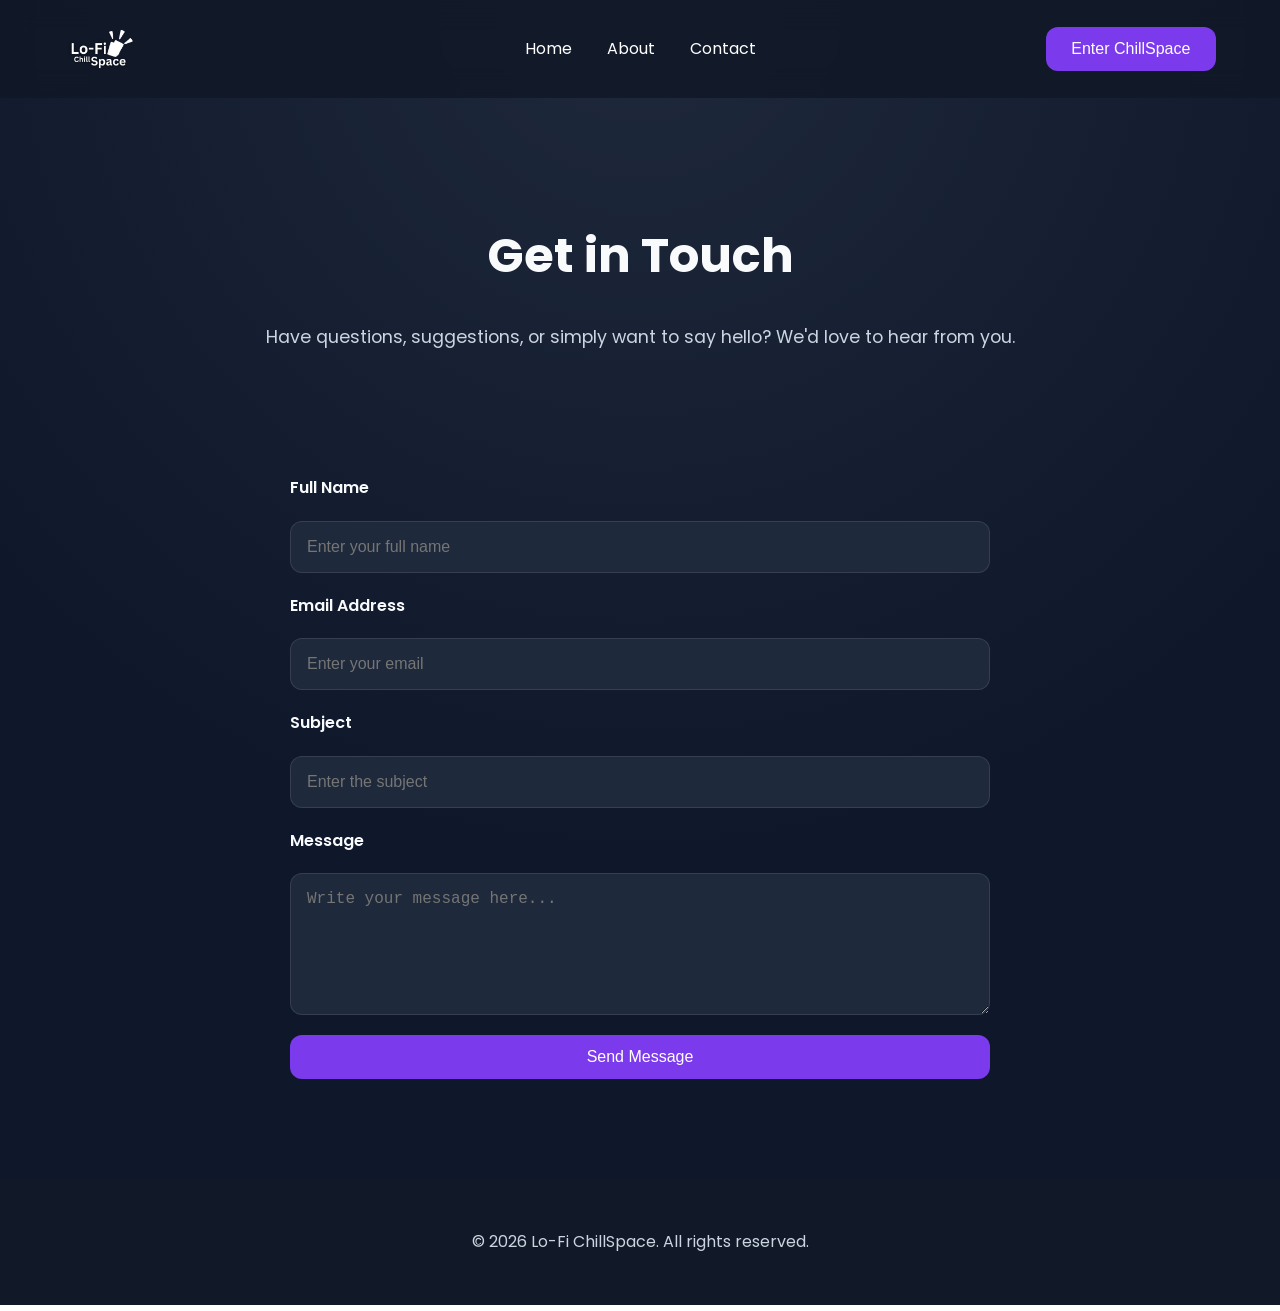
<file: contact.html>
<!DOCTYPE html>
<html lang="en">

<head>
    <meta charset="UTF-8">
    <meta name="viewport" content="width=device-width, initial-scale=1.0">
    <title>Lo-Fi ChillSpace</title>
    <meta name="description" content="A cozy digital space to study, relax, and enjoy peaceful moments.">
    <link rel="stylesheet" href="css/style.css">
    <link rel="icon" href="images/favicon.ico">
</head>

<body>

    <header>
        <nav>
            <a href="index.html" class="logo">
                <img src="image/logo/logo.png" alt="Lo-Fi ChillSpace">
            </a>
            <ul>
                <li><a href="index.html">Home</a></li>
                <li><a href="about.html">About</a></li>
                <li><a href="contact.html">Contact</a></li>
            </ul>
            <a href="room.html">
                <button>Enter ChillSpace</button>
            </a>
        </nav>
    </header>

    <main>

        <section id="contact-hero">
            <h2>Get in Touch</h2>
            <p>
                Have questions, suggestions, or simply want to say hello?
                We'd love to hear from you.
            </p>
        </section>

        <section id="contact-form">
            <form action="https://formsubmit.co/ashtartarin107@gmail.com" method="POST"> <!--Form Purposes-->

                <input type="hidden" name="_captcha" value="false">

                <input type="hidden" name="_subject" value="Lo-Fi ChillSpace Contact">

                <input type="hidden" name="_next" value="https://github.com/Satsuki-9/lofi-chillspace">

                <label for="name">Full Name</label>
                <input type="text" id="name" name="name" placeholder="Enter your full name">

                <label for="email">Email Address</label>
                <input type="email" id="email" name="email" placeholder="Enter your email">

                <label for="subject">Subject</label>
                <input type="text" id="subject" name="subject" placeholder="Enter the subject">

                <label for="message">Message</label>
                <textarea id="message" name="message" rows="6" placeholder="Write your message here..."></textarea>

                <button type="submit">Send Message</button>

            </form>

        </section>

    </main>

    <footer>
        <p>&copy; 2026 Lo-Fi ChillSpace. All rights reserved.</p>
    </footer>
</body>

</html>
</file>
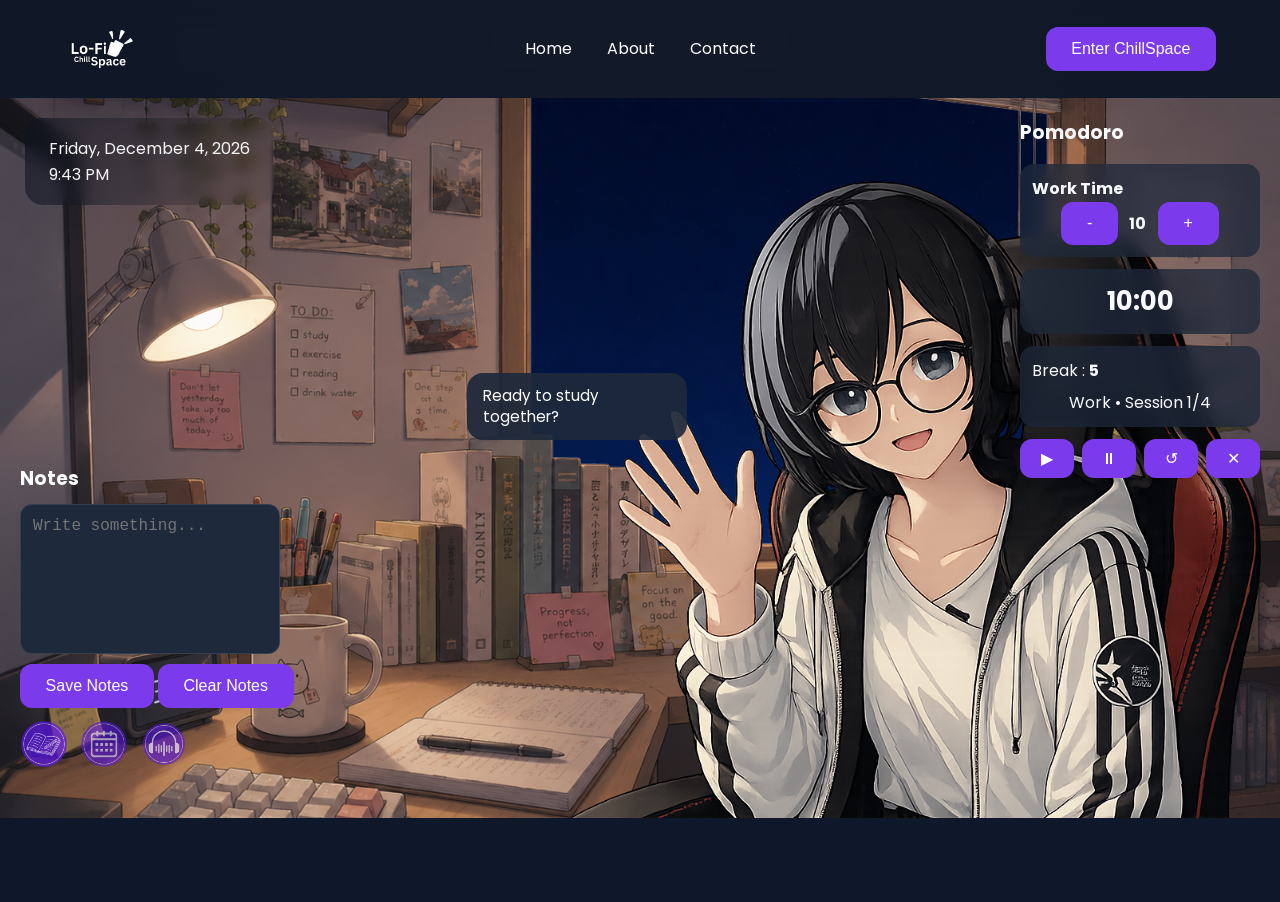
<file: room.html>
<!DOCTYPE html>
<html lang="en">

<head>
    <meta charset="UTF-8">
    <meta name="viewport" content="width=device-width, initial-scale=1.0">
    <title>Lo-Fi ChillSpace | Room</title>
    <meta name="description"
        content="A cozy digital room for studying, relaxing, and spending time with your companion.">
    <link rel="stylesheet" href="css/style.css">
    <link rel="icon" href="images/favicon.ico">
    <link rel="stylesheet" href="css/satsuki.css">

</head>

<body>

    <header>
        <nav>
            <a href="index.html" class="logo">
                <img src="image/logo/logo.png" alt="Lo-Fi ChillSpace">
            </a>

            <ul>
                <li><a href="index.html">Home</a></li>
                <li><a href="about.html">About</a></li>
                <li><a href="contact.html">Contact</a></li>
            </ul>

            <a href="room.html">
                <button>Enter ChillSpace</button>
            </a>

        </nav>
    </header>

    <main>
        <section id="study-room">

            <div class="room-scene">

                <!--background-->
                <div class="room-sky">
                    <img src="image/background/window-day.png" alt="Outside scenery">
                </div>

                <!--mainroom-->
                <div class="room-background">
                    <img src="image/room/room.png" alt="Lo-Fi ChillSpace Room">
                </div>

                <!--Companion here-->
                <div class="room-companion">
                    <div id="satsuki-dialogue">
                        Hello! Let's do some tasks! ✨
                    </div>

                    <img id="satsuki-sprite" src="image/character/greeting.png" alt="Satsuki">
                </div>

                <!-- CLOCK -->
                <div class="clock-widget">

                    <p id="live-date"></p>
                    <p id="live-time"></p>

                </div>

                <!-- POMODORO -->
                <div class="pomodoro-widget">
                    <h3>Pomodoro</h3>

                    <!--WORK TIME-->
                    <div class="pomodoro-card">
                        <strong>Work Time</strong>
                        <div class="work-display">
                            <button id="work-minus">-</button>
                            <span id="work-minutes">10</span>
                            <button id="work-plus">+</button>
                        </div>
                    </div>

                    <!-- TIMER -->
                    <div class="pomodoro-card">
                        <div id="timer-display">
                            10:00
                        </div>
                    </div>

                    <!-- BREAK + SESSION -->
                    <div class="pomodoro-card">
                        <p>
                            Break :
                            <span id="break-minutes">5</span>
                        </p>

                        <p id="session-display">
                            Work • Session 1/4
                        </p>
                    </div>

                    <!-- CONTROLS -->
                    <div class="timer-buttons">
                        <button id="start-btn">
                            ▶
                        </button>

                        <button id="pause-btn">
                            ⏸
                        </button>

                        <button id="reset-btn">
                            ↺
                        </button>

                        <button id="cancel-btn">
                            ✕
                        </button>

                    </div>

                </div>

                <!-- LEFT PANEL -->
                <div id="left-panel">

                    <!-- NOTES -->

                    <div class="notes-widget panel" id="notes-panel">

                        <h3>Notes</h3>

                        <textarea id="notes-box" placeholder="Write something..."></textarea>

                        <div class="notes-buttons">

                            <button id="save-notes">
                                Save Notes
                            </button>

                            <button id="clear-notes">
                                Clear Notes
                            </button>

                        </div>

                    </div>

                    <!-- CALENDAR -->
                    <div class="calendar-widget panel hidden" id="calendar-panel">
                        <h3>Calendar</h3>
                        <div id="calendar-month">
                            July 2026
                        </div>
                        <div id="calendar-grid">
                        </div>
                    </div>

                    <!-- MUSIC -->
                    <div class="music-widget panel hidden" id="music-panel">
                        <p id="song-title">No Song Loaded</p>
                        <div class="music-controls">
                            <button id="prev-song">⏮</button>
                            <button id="play-song">▶</button>
                            <button id="next-song">⏭</button>
                        </div>
                    </div>

                </div>

                <!-- SHORTCUT BAR -->

                <div class="shortcut-bar">

                    <img id="notes-toggle" src="image/ui/notes-frame.png" alt="Notes">

                    <img id="calendar-toggle" src="image/ui/calendar-frame.png" alt="Calendar">

                    <img id="music-toggle" src="image/ui/music-frame.png" alt="Music">

                </div>

            </div>

        </section>

        <script src="js/room.js"></script>
        <script src="js/satsuki.js"></script>
        <script src="js/notes.js"></script>
        <script src="js/calendar.js"></script>
        <script src="js/music.js"></script>
</body>

</html>
</file>
<file: css/style.css>
@import url('https://fonts.googleapis.com/css2?family=Poppins:wght@300;400;500;600;700&display=swap');

*{
    margin:0;
    padding:0;
    box-sizing:border-box;
}

html{
    scroll-behavior:smooth;
}

body{
    font-family:'Poppins',sans-serif;
    background:
    radial-gradient(circle at top,#1E293B 0%,#0F172A 60%);
    color:#F8FAFC;
    line-height:1.6;
}

body.about-page{
    position:relative;
    background:#0f172a;
    overflow-x:hidden;

}

body.about-page::before{
    content:"";
    position:fixed;
    inset:0;
    background:
        linear-gradient(
            rgba(15,23,42,.78),
            rgba(15,23,42,.78)
        ),
        url("image/images/preview.png")
        center center/cover
        no-repeat;
    filter:blur(12px)
           brightness(.55);
    transform:scale(1.08);
    z-index:-2;
}

body.about-page::after{
    content:"";
    position:fixed;
    inset:0;
    background:
        rgba(15,23,42,.35);
    z-index:-1;
}

body.about-page::before{
    content:"";
    position:fixed;
    inset:0;
    background:
        linear-gradient(
            rgba(15,23,42,.78),
            rgba(15,23,42,.78)
        ),
        url("../image/background/preview.png") center/cover no-repeat;
    filter: blur(12px) brightness(.55);
    transform: scale(1.08);
    z-index:-2;
    pointer-events:none;
}

#about-hero,
#our-story,
#our-mission,
#future-features{
    background:rgba(15,23,42,.35);
    backdrop-filter:blur(10px);
    border-radius:24px;
    padding:60px;
    margin-bottom:60px;
}

header{
    background:rgba(17,24,39,.85);
    backdrop-filter:blur(15px);
    position:sticky;
    top:0;
    z-index:1000;
}

nav{
    width:90%;
    max-width:1200px;
    margin:auto;

    display:grid;
    grid-template-columns:220px 1fr 220px;

    align-items:center;

    padding:14px 0;
}

nav ul{
    display:flex;
    justify-content:center;
    gap:35px;
    list-style:none;
}

nav > a:last-child{
    justify-self:end;
}

body.home-page{
    position:relative;
    background:#0f172a;
    overflow-x:hidden;
}

body.home-page::before{
    content:"";
    position:fixed;
    inset:0;
    background:
        linear-gradient(
            to right,
            rgba(15,23,42,.96) 0%,
            rgba(15,23,42,.90) 30%,
            rgba(15,23,42,.65) 55%,
            rgba(15,23,42,.20) 80%,
            rgba(15,23,42,0) 100%
        ),
        url("../image/background/preview.png") center/cover no-repeat;
    filter: blur(8px) saturate(1.05);
    transform: scale(1.06);
    z-index:-2;
    pointer-events:none;
}

body.home-page::after{
    content:"";
    position:fixed;
    inset:0;
    background:rgba(15,23,42,.35);
    z-index:-1;
    pointer-events:none;
}

nav h1{
    color:#A855F7;
    font-size:1.8rem;
    font-weight:700;
    text-shadow:0 0 20px rgba(168,85,247,.35);
    transform:translateY(-2px);
}


nav a{
    color:white;
    text-decoration:none;

    position:relative;

    transition:.3s;
}

nav a::after{
    content:"";

    position:absolute;

    left:0;
    bottom:-6px;

    width:0;
    height:2px;

    background:#38BDF8;

    transition:.3s;
}

nav a:hover{
    color:#38BDF8;
}

nav a:hover::after{
    width:100%;
}

button{
    background:#7C3AED;
    color:white;
    border:none;
    border-radius:12px;
    padding:clamp(8px,1vw,14px)
         clamp(16px,2vw,30px);

    cursor:pointer;

    font-size:1rem;
    font-weight:500;
    transition:.3s;
}

button:hover{
    background:#6D28D9;
    transform:translateY(-4px);
    box-shadow:0 10px 25px rgba(124,58,237,.35);
} 


#hero{
    position:relative;

    width:90%;
    max-width:1200px;
    min-height:90vh;

    margin:auto;

    display:flex;
    justify-content:space-between;
    align-items:center;

    overflow:hidden;
    border-radius:24px;
}

 

.hero-left,
.hero-right{

    position:relative;
    z-index:1;

}

.hero-left h2{
    font-size:4.5rem;;
    line-height:1.1;
    margin-bottom:25px;
}

.hero-left p{
    font-size:1.2rem;
    color:#CBD5E1;
    max-width:480px;
    margin-bottom:35px;
}

.hero-right{
    flex:1;
    display:flex;
    justify-content:center;
    align-items:center;
}

.hero-right img{
    width:100%;
    max-width:550px;
}

.hero-left{
    flex:1;
    animation:fadeUp .8s ease;
    margin-top:-40px;
}

.hero-right{
    animation:fadeUp 1.2s ease;
}

@keyframes fadeUp{

    from{
        opacity:0;
        transform:translateY(40px);
    }

    to{
        opacity:1;
        transform:translateY(0);
    }
}

.hero-preview{
    width:560px;
    border-radius:20px;
    box-shadow:
        0 20px 50px rgba(0,0,0,.45);
}

footer{
    margin-top:100px;
    padding:50px;
    text-align:center;
    color:#CBD5E1;
    background:#111827;
}

/*======ABOUT=====*/

#about{

    width:90%;
    max-width:900px;
    margin:120px auto;
    text-align:center;

}

#about h2{

    font-size:3rem;
    margin-bottom:30px;

}

#about p{

    color:#CBD5E1;
    font-size:1.1rem;
    line-height:2;

}

/*======FEATURES=====*/

#features{

    width:90%;
    max-width:1200px;
    margin:120px auto;

}

#features h2{

    text-align:center;
    margin-bottom:50px;
    font-size:3rem;

}

.feature-grid{

    display:grid;
    grid-template-columns:repeat(2,1fr);
    gap:30px;

}

.feature-grid article{

    background:rgba(30,41,59,.75);
    backdrop-filter:blur(10px);
    border:1px solid rgba(255,255,255,.08);
    border-radius:18px;
    padding:35px;
    transition:.3s;

}

.feature-grid article:hover{

    transform:translateY(-8px);
    box-shadow:0 15px 35px rgba(0,0,0,.35);

}

.feature-grid h3{

    margin-bottom:15px;
    color:#A855F7;

}

.feature-grid p{

    color:#CBD5E1;

}

/*======PREVIEW=====*/

#preview{

    width:90%;
    max-width:1000px;
    margin:140px auto;
    text-align:center;

}

#preview h2{

    font-size:3rem;
    margin-bottom:40px;

}

#preview img{

    width:100%;
    max-width:750px;
    border-radius:20px;
    margin-bottom:35px;
    border:1px solid rgba(255,255,255,.08);

}

#preview p{

    color:#CBD5E1;
    max-width:700px;
    margin:auto;
    font-size:1.1rem;

}

/*======CTA=====*/

#cta{

    width:90%;
    max-width:900px;
    margin:150px auto;
    text-align:center;

}

#cta h2{

    font-size:3rem;
    margin-bottom:20px;

}

#cta p{

    color:#CBD5E1;
    margin-bottom:35px;
    font-size:1.1rem;

}

@media(max-width:900px){

    .notes-widget{
        width:220px;
    }

    .pomodoro-widget{
        width:180px;
    }

    .calendar-widget{
        width:240px;
    }

}work 

/*======ABOUT PAGE (about.html)=====*/
#about-hero,
#our-story,
#our-mission{
    width:90%;
    max-width:900px;
    margin:120px auto;
    text-align:center;
}

#about-hero h2,
#our-story h2,
#our-mission h2{
    font-size:3rem;
    margin-bottom:25px;

}

#about-hero p,
#our-story p,
#our-mission p{

    color:#CBD5E1;
    line-height:2;
    font-size:1.1rem;

}

#future-features{

    width:90%;
    max-width:1200px;
    margin:120px auto;

}

#future-features h2{

    text-align:center;
    margin-bottom:60px;

}

/*======CONTACT PAGE (contact.html)=====*/
#contact-hero{

    width:90%;
    max-width:900px;
    margin:120px auto;
    text-align:center;

}

#contact-hero h2{

    font-size:3rem;
    margin-bottom:25px;

}

#contact-hero p{

    color:#CBD5E1;
    font-size:1.1rem;
    line-height:2;

}

#contact-form{

    width:90%;
    max-width:700px;
    margin:80px auto;

}

form{

    display:flex;
    flex-direction:column;
    gap:20px;

}

label{

    font-weight:600;

}

input,
textarea{

    background:#1E293B;
    border:1px solid rgba(255,255,255,.1);
    color:white;
    padding:16px;
    border-radius:12px;
    font-size:1rem;
    outline:none;
    transition:.3s;

}

input:focus,
textarea:focus{

    border-color:#7C3AED;
    box-shadow:0 0 15px rgba(124,58,237,.35);

}

textarea{

    resize:vertical;

}

/*====== ROOM PAGE ======*/

#study-room{
    position:relative;
    width:100%;
    min-height:calc(100vh - 96px);
    overflow:hidden;
    padding:0;
}

.room-scene{
    position:relative;
    width:min(98vw, 1500px);
    aspect-ratio:16/9;
    margin:0 auto;
    overflow:hidden;
}

.room-sky,
.room-background{
    position:absolute;
    inset:0;
}

.room-sky img{
    width:100%;
    height:100%;
    display:block;
    object-fit:cover;
}

.room-background img{
    width:100%;
    height:100%;
    object-fit:cover;
    object-position:center;
}

.room-companion{
    position:absolute;
    right:8%;
    bottom:0;
    z-index:3;
}

.room-ui{
    position:absolute;
    inset:0;
    z-index:10;
    pointer-events:none;
}

/* CLOCK */

.clock-widget{
    position:absolute;
    top:20px;
    left:clamp(10px,2vw,25px);
    pointer-events:auto;
    background:linear-gradient(
        to right,
        rgba(12,18,32,.55) 0%,
        rgba(12,18,32,.25) 55%,
        rgba(12,18,32,0) 100%
    );
    backdrop-filter:blur(8px);
    padding:18px 24px;
    border-radius:18px;
    color:whitesmoke;
}

/*============== POMODORO ==============*/

.pomodoro-widget{
    position:absolute;
    top:20px;
    right:20px;
    width:240px;
    display:flex;
    flex-direction:column;
    gap:12px;
    z-index:20;

}

.pomodoro-widget h3{
    margin-bottom:4px;

}

.pomodoro-card{
    background:rgba(30,41,59,.75);
    backdrop-filter:blur(8px);
    border-radius:14px;
    padding:12px;

}

.work-display{
    display:flex;
    justify-content:center;
    align-items:center;
    gap:8px;
}

#timer-display{
    text-align:center;
    font-size:clamp(1.5rem,2vw,2.2rem);
    font-weight:700;
}

#session-display{
    margin-top:6px;
    text-align:center;
}

.timer-buttons{
    display:grid;
    grid-template-columns:repeat(4,1fr);
    gap:8px;
}

.timer-buttons button{
    padding:10px;
}

#work-minutes,
#break-minutes{
    font-weight:bold;
    min-width:24px;
    text-align:center;
}

.logo{
    display:flex;
    align-items:center;
}

.logo img{
    width:70px;
    height:auto;
    display:block;
}

/* LEFT PANEL HOLDER */

#left-panel{
    position:absolute;
    left:20px;
    bottom:110px;
    width:min(300px, 32vw);
    z-index:15;
    pointer-events:auto;
}

/* NOTES WIDGET */

.notes-widget{
    display:flex;
    flex-direction:column;
    gap:10px;
    width:clamp(220px,25vw,320px);
}

#notes-box{
    width:260px;
    height:150px;
    resize:none;
    padding:12px;
    border-radius:12px;
}

/* CALENDAR WIDGET */

.calendar-widget{
    width:300px;
    display:flex;
    flex-direction:column;
    gap:10px;
}

#calendar-grid{
    display:grid;
    grid-template-columns:repeat(7, 1fr);
    gap:6px;
    margin-top:12px;
    width:100%;
}

.calendar-day{
    text-align:center;
    padding:8px;
    border-radius:8px;
    background:rgba(255,255,255,.08);
}

.today{
    background:#7C3AED;
    font-weight:bold;
}

/* MUSIC WIDGET */

.music-widget{
    display:flex;
    flex-direction:column;
    gap:10px;
}

.music-controls{
    display:flex;
    gap:10px;
}

/* SHORTCUT BAR */

.shortcut-bar{
    position:absolute;
    left:20px;
    bottom:40px;
    z-index:16;
    display:flex;
    gap:12px;
}

.shortcut-bar img{
    width:48px;
    cursor:pointer;
    transition:.25s;
}

.shortcut-bar img:hover{
    transform:scale(1.08);
}

/* UTILITIES */

.hidden{
    display:none;
}
</file>
<file: css/satsuki.css>
.room-companion {
    position: absolute;
    right: 0%;
    bottom: -400px;
    /*modify this = u gae*/
    width: 44%;
    min-width: 360px;
    max-width: 700px;
    z-index: 5;
    overflow: visible;

    display: flex;
    align-items: flex-end;
    justify-content: flex-end;
}

.room-scene {
    position: relative;
    width: min(100vw, 1500px);
    aspect-ratio: 16/9;
    margin: 0 auto;
    overflow: hidden;
    /*hide additional excess image*/
}

#satsuki-sprite {
    display: block;
    width: 145%;
    height: auto;
    object-fit: contain;
    opacity: 1;
    transition: opacity .35s ease;
}

#satsuki-dialogue {
    position: absolute;
    top: 380px;
    left: -250px;
    width: 220px;
    padding: 12px 16px;
    background: rgba(30, 41, 59, .92);
    color: white;
    border-radius: 16px;
    font-size: .95rem;
    line-height: 1.4;
    opacity: 0;
    transform: translateY(10px);
    transition: .35s ease;
    pointer-events: none; /*pointer*/
}

#satsuki-dialogue.show {

    opacity: 1;

    transform: translateY(0);

}

@media (max-width:1200px) {

    .room-companion {
        width: 36%;
        max-width: 520px;
    }

    #satsuki-sprite {
        max-height: 58vh;
    }

}

@media (max-width:900px) {

    .room-companion {
        width: 40%;
        max-width: 420px;
    }

}
</file>
